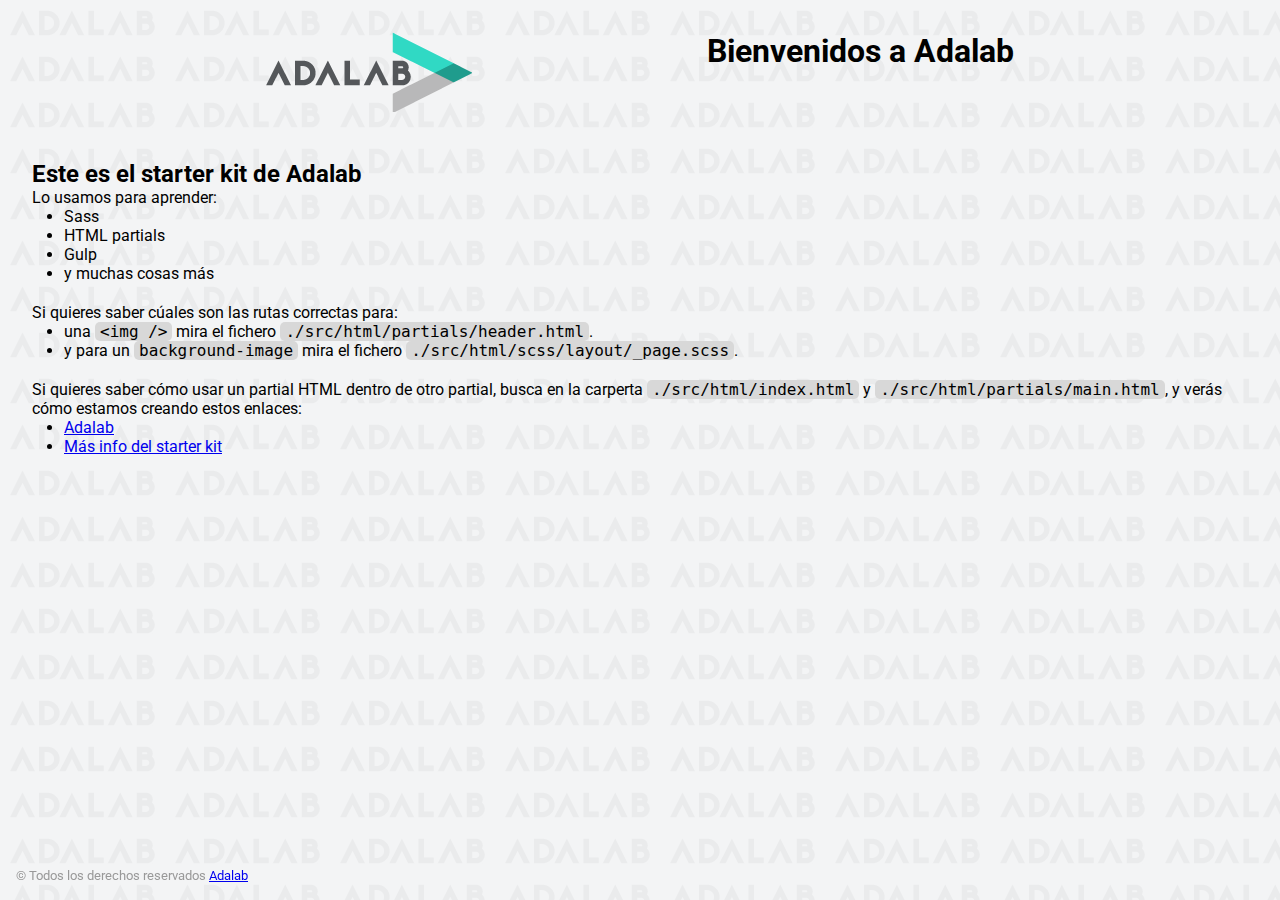
<file: docs/index.html>
<!DOCTYPE html>
<html lang="es">
  <head>
    <meta charset="UTF-8" />
    <meta name="viewport" content="width=device-width, initial-scale=1" />
    <title>Adalab Web Starter Kit</title>
    <link href="https://fonts.googleapis.com/css?family=Roboto&display=swap" rel="stylesheet" />
    <link rel="stylesheet" href="./assets/css/main.css" />
    <link rel="icon" href="./assets/images/favicon.png" />
  </head>

  <body>
    <div class="page">
      <header class="page__header">
        <img src="./assets/images/logo-adalab.png" alt="Adalab">
        <h1>Bienvenidos a Adalab</h1>
      </header>

      <main class="page__main">
        <h2>Este es el starter kit de Adalab</h2>
        <p>Lo usamos para aprender:</p>
        <ul class="main__list">
          <li>Sass</li>
          <li>HTML partials</li>
          <li>Gulp</li>
          <li>y muchas cosas más</li>
        </ul>
        <p>Si quieres saber cúales son las rutas correctas para:</p>
        <ul class="main__list">
          <li>
            una <code class="code">&lt;img /&gt;</code> mira el fichero
            <code class="code">./src/html/partials/header.html</code>.
          </li>
          <li>
            y para un <code class="code">background-image</code> mira el fichero
            <code class="code">./src/html/scss/layout/_page.scss</code>.
          </li>
        </ul>
        <p>
          Si quieres saber cómo usar un partial HTML dentro de otro partial, busca en la carperta
          <code class="code">./src/html/index.html</code> y
          <code class="code">./src/html/partials/main.html</code>, y verás cómo estamos creando estos
          enlaces:
        </p>
        <ul class="main__list">
          <li>
            <a class="link__adalab" href="https://adalab.es">Adalab</a>

          </li>
          <li>
            <a class="" href="./more-info.html">Más info del starter kit</a>

          </li>
        </ul>
      </main>

      <footer class="page__footer">
        <small>
          &copy; Todos los derechos reservados
          <a class="link__adalab" href="https://adalab.es">Adalab</a>

        </small>
      </footer>

    </div>
    <script src="./assets/js/main.js"></script>
  </body>
</html>
</file>
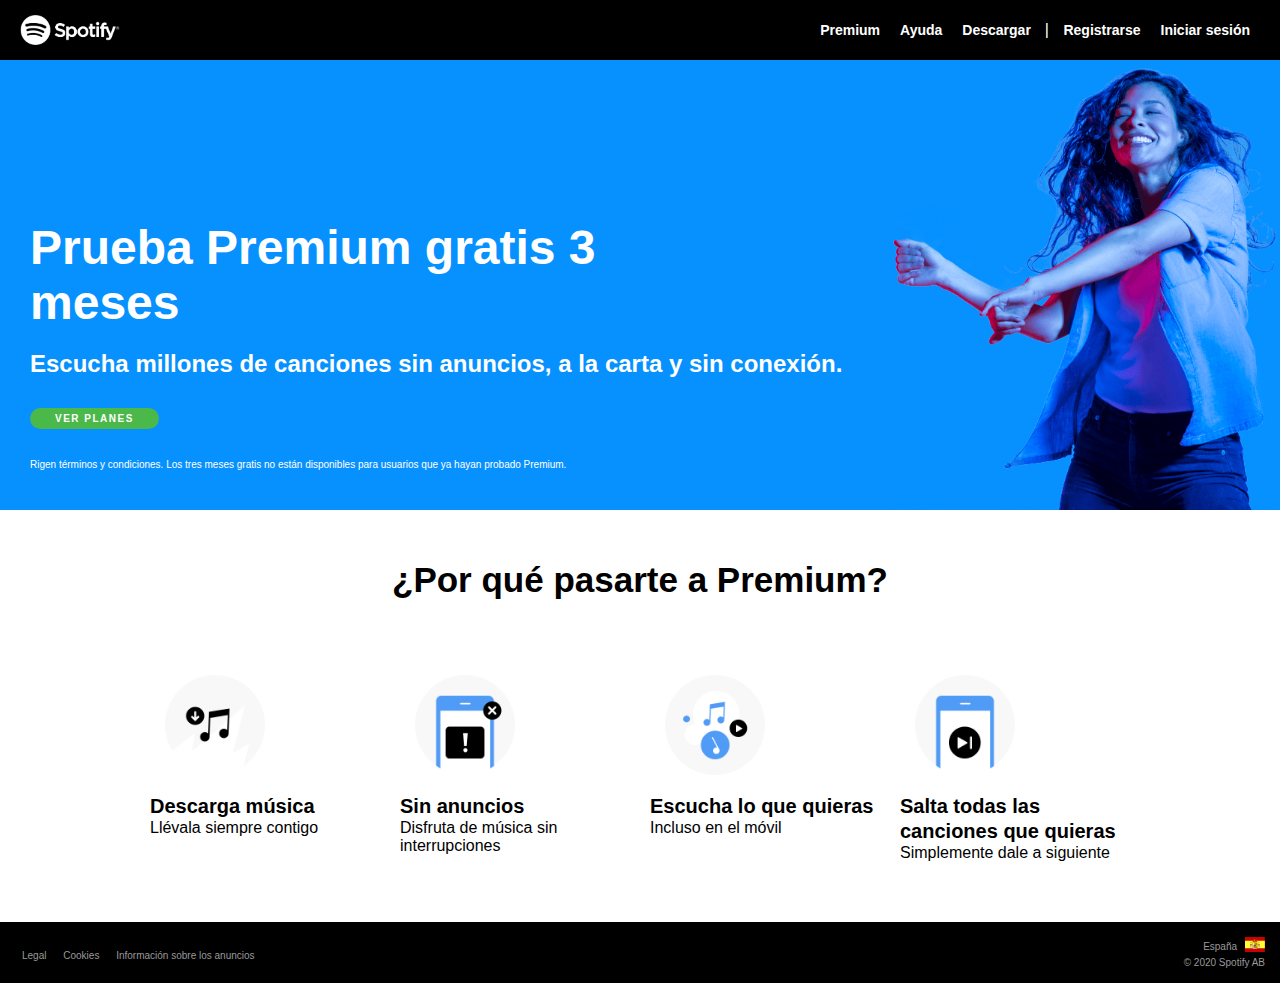
<file: Version 0/index.html>
<!DOCTYPE html>
<html lang="es" class="size-m">

<head>
  <meta charset="UTF-8" />
  <meta name="viewport" content="width=device-width, initial-scale=1.0" />
  <meta http-equiv="X-UA-Compatible" content="ie=edge" />
  <link rel="stylesheet" href="./styles/main.css" />
  <title>Spotify</title>
</head>

<body>
  <!-- header -->
  <header class="header">
    <img class="logo" src="./images/logo.png" alt="Spotify logo" />
    <img class="logo hamb" src="./images/menu-icon.png" alt="Spotify logo" />
    <nav class="nav">
      <ul class="list">
        <li class="list-item">
          <a class="link" href="#">Premium</a>
        </li>
        <li class="list-item">
          <a class="link" href="#">Ayuda</a>
        </li>
        <li class="list-item">
          <a class="link" href="#">Descargar</a>
        </li>
        <li class="list-item link-signup">
          <a class="link" href="#">Registrarse</a>
        </li>
        <li class="list-item">
          <a class="link" href="#">Iniciar sesión</a>
        </li>
      </ul>
    </nav>
  </header>

  <main class="main">
    <!-- hero -->
    <section class="hero">
      <h1 class="hero-title">Prueba Premium gratis 3 meses</h1>
      <h2 class="hero-subtitle">
        Escucha millones de canciones sin anuncios, a la carta y sin conexión.
      </h2>
      <a class="hero-plans" href="#">Ver planes</a>
      <small class="hero-policy">
        Rigen términos y condiciones. Los tres meses gratis no están disponibles para usuarios que
        ya hayan probado Premium.
      </small>
    </section>

    <!-- benefits -->
    <section class="benefits-wrapper">
      <h2 class="benefits-title">¿Por qué pasarte a Premium?</h2>
      <div class="benefits">
        <article class="benefit">
          <img class="benefit-img" src="./images/benefit-1.png" alt="Descarga música" />
          <div class="info">
            <h3 class="benefit-title">Descarga música</h3>
            <p class="benefit-description">Llévala siempre contigo</p>
          </div>
        </article>
        <article class="benefit">
          <img class="benefit-img" src="./images/benefit-2.png" alt="Sin anuncios" />
          <div class="info">
            <h3 class="benefit-title">Sin anuncios</h3>
            <p class="benefit-description">Disfruta de música sin interrupciones</p>
          </div>
        </article>
        <article class="benefit">
          <img class="benefit-img" src="./images/benefit-3.png" alt="Escucha lo que quieras" />
          <div class="info">
            <h3 class="benefit-title">Escucha lo que quieras</h3>
            <p class="benefit-description">Incluso en el móvil</p>
          </div>
        </article>
        <article class="benefit">
          <img class="benefit-img" src="./images/benefit-4.png" alt="Salta todas las canciones que quieras" />
          <div class="info">
            <h3 class="benefit-title">Salta todas las canciones que quieras</h3>
            <p class="benefit-description">Simplemente dale a siguiente</p>
          </div>
        </article>
      </div>
    </section>
  </main>

  <!-- footer -->
  <footer class="footer">
    <nav>
      <ul>
        <li class="footer-menu-items">
          <a class="footer-menu-links" href="#">Legal</a>
        </li>
        <li class="footer-menu-items">
          <a class="footer-menu-links" href="#">Cookies</a>
        </li>
        <li class="footer-menu-items">
          <a class="footer-menu-links" href="#">Información sobre los anuncios</a>
        </li>
      </ul>
    </nav>
    <div class="copy">
      <span class="copy-spain">España
        <img class="copy-spain-flag" src="./images/es.svg" alt="Salta todas las canciones que quieras" /></span>
      <span class="copy-year">&copy; 2020 Spotify AB</span>
    </div>
  </footer>
</body>

</html>
</file>
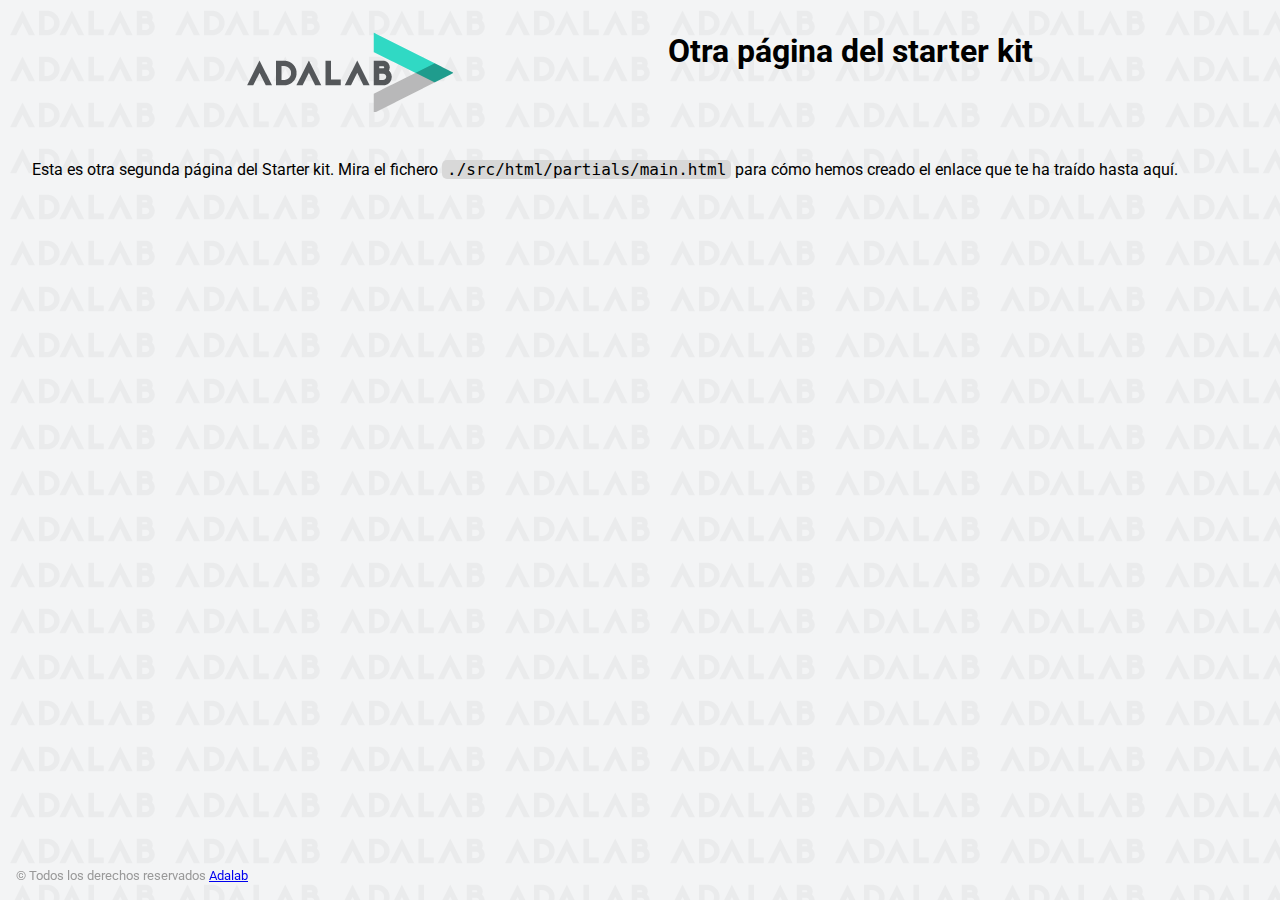
<file: docs/more-info.html>
<!DOCTYPE html>
<html lang="es">
  <head>
    <meta charset="UTF-8" />
    <meta name="viewport" content="width=device-width, initial-scale=1" />
    <title>Adalab Web Starter Kit</title>
    <link href="https://fonts.googleapis.com/css?family=Roboto&display=swap" rel="stylesheet" />
    <link rel="stylesheet" href="./assets/css/main.css" />
    <link rel="icon" href="./assets/images/favicon.png" />
  </head>

  <body>
    <div class="page">
      <header class="page__header">
        <img src="./assets/images/logo-adalab.png" alt="Adalab">
        <h1>Otra página del starter kit</h1>
      </header>

      <main>
        <p>
          Esta es otra segunda página del Starter kit. Mira el fichero
          <code class="code">./src/html/partials/main.html</code> para cómo hemos creado el enlace
          que te ha traído hasta aquí.
        </p>
      </main>
      <footer class="page__footer">
        <small>
          &copy; Todos los derechos reservados
          <a class="link__adalab" href="https://adalab.es">Adalab</a>

        </small>
      </footer>

    </div>
    <script src="./assets/js/main.js"></script>
  </body>
</html>
</file>
<file: docs/assets/css/main.css>
*{box-sizing:border-box;margin:0;padding:0}.code{font-size:16px;background:#d8d8d8;padding:0 5px;border-radius:5px}.link__adalab:hover{background-color:#099d8d;color:#fff}.link__github:hover{background-color:#CCC;color:#000}body{padding:2rem;height:100vh;background-image:url("../images/bg-adalab.png");background-color:#f3f4f5;font-family:"Roboto",sans-serif}.page__header{display:flex;justify-content:space-evenly;margin-bottom:3rem}.page__footer{position:fixed;left:0;bottom:0;width:100vw;padding:1rem;color:#999}.main__list{padding-left:2rem;padding-bottom:20px}
</file>
<file: Version 0/styles/main.css>
/* reset styles */

* {
  box-sizing: border-box;
  font-family: Circular, Arial, Helvetica, sans-serif;
  font-size: 16px;
  margin: 0;
  padding: 0;
}

a {
  color: white;
  text-decoration: none;
}

body {
  margin: 0;
}

/* header */

.header {
  position: fixed;
  top: 0;
  width: 100%;
  padding: 15px 20px;
  display: flex;
  justify-content: space-between;
  align-items: center;
  background: black;
}

.hero-title {
  margin-top: 50px;
}

.logo {
  height: 30px;
}

.nav {
  display: none;
}

.list {
  display: flex;
  justify-content: space-between;
  list-style-type: none;
}

.link {
  padding: 10px;
  font-size: 14px;
  font-weight: bold;
}

.link:hover {
  color: #4bb84a;
}

.link-signup:before {
  padding-left: 4px;
  content: '|';
  color: white;
}

/* main */

.main {
  margin-top: 60px;
  /* esto es lo que mide el header */
}

/* hero area */

.hero {
  padding: 60px 30px 30px 30px;
  background-color: #0691ff;
  color: white;
  height: 50vh;
}

.hero-title {

  max-width: 600px;
  font-size: 3rem;
  line-height: 55px;
}

.hero-subtitle {
  margin-top: 20px;
  font-size: 1.5rem;
}

.hero-plans {
  display: inline-block;
  margin-top: 30px;
  padding: 5px 25px;
  border-radius: 50px;
  background-color: #4bb84a;
  font-size: 10px;
  font-weight: bold;
  letter-spacing: 1.5px;
  text-transform: uppercase;
}

.hero-policy {
  display: block;
  margin-top: 30px;
  font-size: 10px;
}

/* benefits area */

.benefits-title {
  margin-top: 50px;
  text-align: center;
  font-size: 35px;
}

.benefits {
  display: flex;
  flex-direction: column;
  align-items: flex-start;
  margin: 50px auto;
  max-width: 400px;
}

/* benefit item */

.benefit {
  display: flex;
  align-items: left;
  padding: 10px;
}

.benefit-img {
  margin: 15px;
  width: 100px;
}

.benefit-title {
  font-size: 1.25rem;
  line-height: 25px;
}

/* footer */

.footer {
  display: flex;
  justify-content: space-between;
  align-items: flex-end;
  padding: 15px;
  background-color: black;
}

.footer,
.footer * {
  font-size: 10px;
  color: #999;
}

.footer-menu-links:hover {
  color: white;
}

.footer-menu-items {
  display: inline-block;
}

.footer-menu-links {
  display: inline-block;
  padding: 7px;
}

/* copy */

.copy {
  display: flex;
  flex-direction: column;
  text-align: right;
}

.copy-year {
  margin-top: 5px;
}

.copy-spain-flag {
  margin-left: 5px;
  height: 15px;
  vertical-align: text-bottom;
}

/* media queries */

@media all and (min-width: 768px) {

  .hero {
    background-image: url(../images/premium-dancer.png);
    background-size: contain;
    background-repeat: no-repeat;
    background-position-x: right;
  }

  .hamb {
    display: none;
  }

  .nav {
    display: block;
  }

  .hero-title {
    margin-top: 100px;
  }

  .benefits {
    flex-direction: row;
    justify-content: center;
    flex-wrap: wrap;
    max-width: 700px;
  }

  .benefit {
    width: 50%;
  }
}

@media all and (min-width: 1200px) {
  .benefits {
    flex-direction: row;
    flex-wrap: nowrap;
    max-width: 1000px;
  }

  .benefit {
    display: block;
  }
}
</file>
